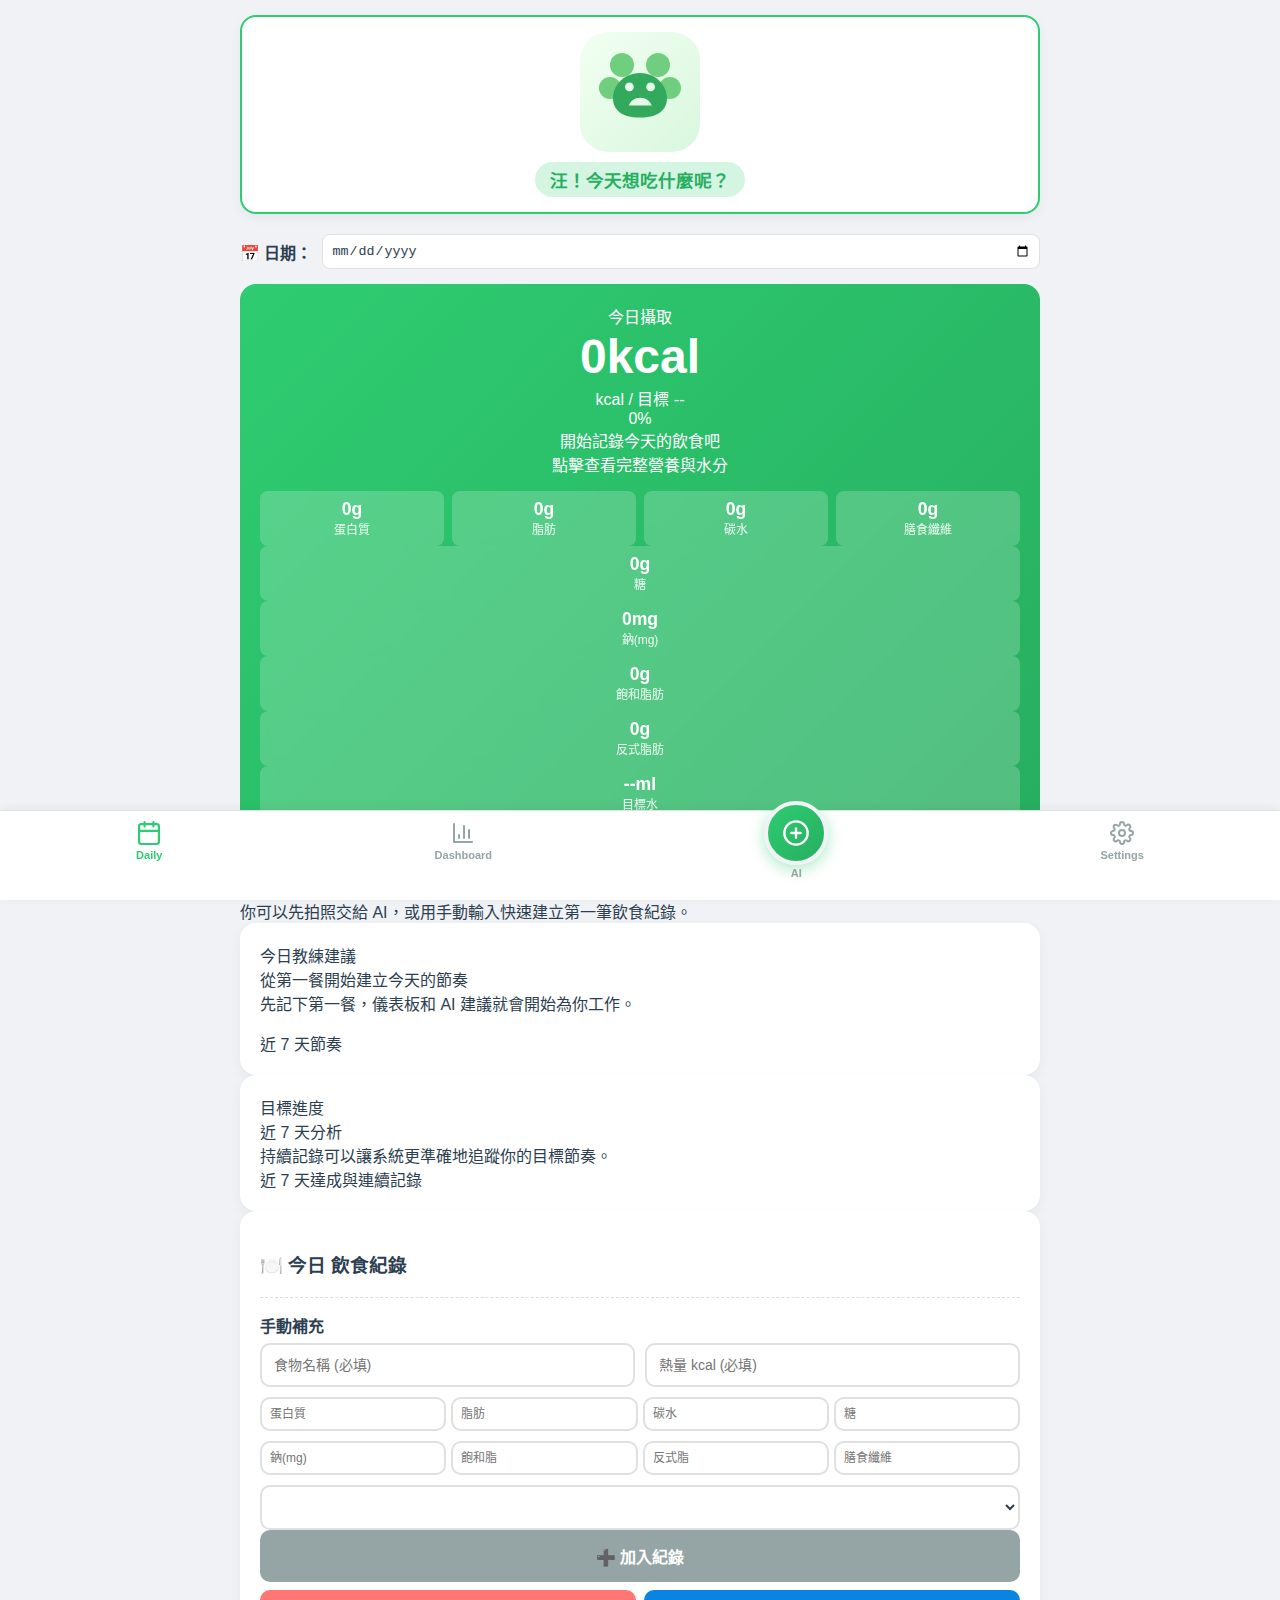
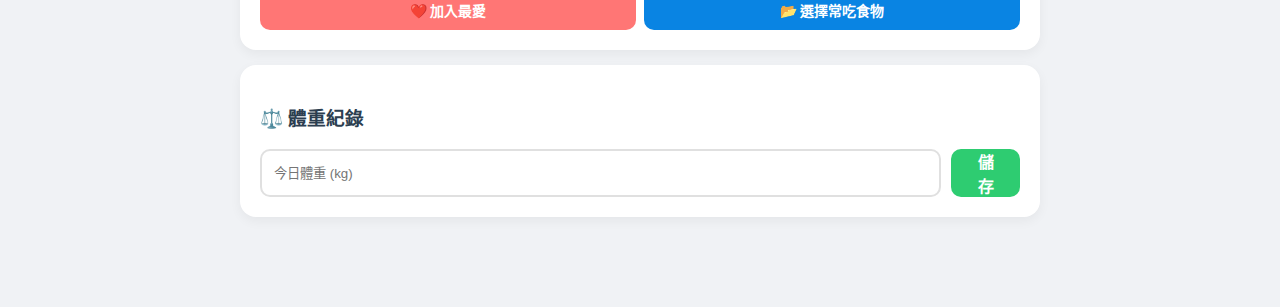
<file: index.html>
<!DOCTYPE html>
<html lang="zh-TW">
<head>
    <meta charset="UTF-8">
    <meta name="viewport" content="width=device-width, initial-scale=1.0">
    <title>Woof Cal 汪卡管家</title>
    
    <!-- ✨ Social Media / Link Preview Meta Tags -->
    <meta name="description" content="汪！今天想吃什麼呢？Woof Cal 汪卡管家是一款結合 AI 的智能飲食與熱量紀錄工具。">
    <meta property="og:title" content="Woof Cal 汪卡管家 - AI 飲食與熱量追蹤">
    <meta property="og:description" content="透過 AI 分析照片營養，輕鬆追蹤每日體重、熱量與三大營養素，讓健康管理更簡單！">
    <meta property="og:image" content="https://andreww0421.github.io/calorie-calculator/calorie_icon.png">
    <meta property="og:url" content="https://andreww0421.github.io/calorie-calculator/index.html">
    <meta property="og:type" content="website">
    
    <meta name="twitter:card" content="summary">
    <meta name="twitter:title" content="Woof Cal 汪卡管家">
    <meta name="twitter:description" content="透過 AI 分析照片營養，輕鬆追蹤每日體重、熱量與三大營養素，讓健康管理更簡單！">
    <meta name="twitter:image" content="https://andreww0421.github.io/calorie-calculator/calorie_icon.png">
    <link rel="manifest" href="manifest.json">
    <meta name="theme-color" content="#f0f2f5">
    <meta name="apple-mobile-web-app-capable" content="yes">
    <meta name="apple-mobile-web-app-status-bar-style" content="default">
    <link rel="apple-touch-icon" href="calorie_icon.png">
    <link rel="icon" type="image/svg+xml" href="favicon.svg">
    
    <link rel="stylesheet" href="style.css">
    <style>
        .manual-grid { display: grid; grid-template-columns: 1fr 1fr; gap: 10px; margin-bottom: 10px; }
        .manual-grid input { width: 100%; font-size: 14px; }
        .small-input-group { display: grid; grid-template-columns: repeat(4, 1fr); gap: 5px; margin-bottom: 10px; }
        .small-input-group input { padding: 8px; font-size: 12px; }
        .macro-goal-box { background: rgba(46, 204, 113, 0.1); padding: 10px; border-radius: 8px; margin-top: 10px; font-size: 0.9em; line-height: 1.6; color: var(--text-color); }
        
        .pet-card {
            background: white; 
            background: var(--card-bg);
            border-radius: 16px;
            padding: 15px;
            text-align: center;
            box-shadow: 0 4px 12px var(--shadow-color);
            margin-bottom: 20px;
            border: 2px solid var(--primary-color);
            transition: 0.3s;
        }
        .pet-image {
            max-width: 120px;
            height: auto;
            display: block;
            margin: 0 auto;
        }
        .pet-message {
            margin-top: 10px;
            font-weight: bold;
            color: var(--primary-dark);
            font-size: 1.1em;
            background: rgba(46, 204, 113, 0.2);
            display: inline-block;
            padding: 5px 15px;
            border-radius: 20px;
        }
    </style>
    <script src="https://challenges.cloudflare.com/turnstile/v0/api.js" async defer></script>
</head>
<body>

<div class="container main-content" id="app-container">
    
    <!-- ==================== DAILY VIEW ==================== -->
    <div id="view-daily" class="view-section active-view">
        <div class="pet-card" id="pet-section">
            <img
                id="pet-img"
                class="pet-image"
                src="pet_placeholder.svg"
                alt="Pet companion"
                width="120"
                height="120"
                decoding="async"
                fetchpriority="low"
                data-pet-ready="false"
            >
            <div id="pet-msg" class="pet-message">汪！今天想吃什麼呢？</div>
        </div>

        <div class="date-control">
            <label id="txt-date-label">📅 日期：</label>
            <input type="date" id="current-date">
        </div>

        <div class="dashboard-header" id="daily-summary-card" role="button" tabindex="0" aria-haspopup="dialog">
            <div class="dashboard-hero">
                <div class="dashboard-hero-copy">
                    <div class="label" id="txt-total-intake">今日攝取</div>
                    <div class="big-cal"><span id="total-cal-display">0</span><span class="cal-unit-inline">kcal</span></div>
                    <div class="label">
                        <span id="txt-kcal-unit">kcal</span> /
                        <span id="txt-target-cal-display-label">目標</span>
                        <span id="target-cal-display">--</span>
                    </div>
                </div>
                <div class="dashboard-status-panel">
                    <div class="summary-pill" id="daily-summary-progress">0%</div>
                    <div class="summary-status" id="daily-summary-status">開始記錄今天的飲食吧</div>
                    <div class="summary-status-sub" id="txt-daily-summary-hint">點擊查看完整營養與水分</div>
                </div>
            </div>
            <div class="nutrition-grid nutrition-grid--summary">
                <div class="nutri-box featured"><span class="n-val"><span id="sum-protein">0</span><span class="n-unit">g</span></span><span class="n-label" id="lbl-pro">蛋白質</span></div>
                <div class="nutri-box featured"><span class="n-val"><span id="sum-fat">0</span><span class="n-unit">g</span></span><span class="n-label" id="lbl-fat">脂肪</span></div>
                <div class="nutri-box featured"><span class="n-val"><span id="sum-carb">0</span><span class="n-unit">g</span></span><span class="n-label" id="lbl-carb">碳水</span></div>
                <div class="nutri-box featured"><span class="n-val"><span id="sum-fiber">0</span><span class="n-unit">g</span></span><span class="n-label" id="lbl-fiber">膳食纖維</span></div>
            </div>
            <div class="dashboard-hidden-values" aria-hidden="true">
                <div class="nutri-box"><span class="n-val"><span id="sum-sugar">0</span><span class="n-unit">g</span></span><span class="n-label" id="lbl-sugar">糖</span></div>
                <div class="nutri-box"><span class="n-val"><span id="sum-sodium">0</span><span class="n-unit">mg</span></span><span class="n-label" id="lbl-sod">鈉(mg)</span></div>
                <div class="nutri-box"><span class="n-val"><span id="sum-sat-fat">0</span><span class="n-unit">g</span></span><span class="n-label" id="lbl-sat">飽和脂肪</span></div>
                <div class="nutri-box"><span class="n-val"><span id="sum-trans-fat">0</span><span class="n-unit">g</span></span><span class="n-label" id="lbl-trans">反式脂肪</span></div>
                <div class="nutri-box"><span class="n-val"><span id="water-val">--</span><span class="n-unit">ml</span></span><span class="n-label" id="lbl-water">目標水</span></div>
            </div>
        </div>

        <div class="quick-start-card" id="daily-empty-state">
            <div class="quick-start-eyebrow" id="txt-empty-eyebrow">新手開始</div>
            <div class="quick-start-title" id="txt-empty-title">記下今天的第一餐</div>
            <div class="quick-start-copy" id="txt-empty-copy">你可以先拍照交給 AI，或用手動輸入快速建立第一筆飲食紀錄。</div>
        </div>

        <div class="coach-card card" id="daily-coach-card">
            <div class="coach-header">
                <div class="quick-start-eyebrow" id="txt-coach-title">今日教練建議</div>
                <div class="coach-headline" id="coach-headline">從第一餐開始建立今天的節奏</div>
                <div class="coach-summary" id="coach-summary">先記下第一餐，儀表板和 AI 建議就會開始為你工作。</div>
            </div>
            <ul class="coach-tip-list" id="coach-tips"></ul>
            <div class="coach-weekly-block">
                <div class="coach-weekly-title" id="coach-weekly-title">近 7 天節奏</div>
                <div class="coach-weekly-stats" id="coach-weekly-stats"></div>
            </div>
        </div>

        <div class="goal-insights-card card" id="goal-insights-card">
            <div class="goal-insights-header">
                <div class="quick-start-eyebrow" id="goal-insights-title">目標進度</div>
                <div class="goal-insights-headline" id="goal-insights-headline">近 7 天分析</div>
                <div class="goal-insights-summary" id="goal-insights-summary">持續記錄可以讓系統更準確地追蹤你的目標節奏。</div>
                <div class="goal-insights-subtitle" id="goal-insights-subtitle">近 7 天達成與連續記錄</div>
            </div>
            <div class="goal-insights-grid" id="goal-insights-stats"></div>
        </div>

        <div class="card">
            <h3>🍽️ <span id="display-date-text">今日</span> <span id="txt-record-title">飲食紀錄</span></h3>
            <div id="meal-sections-container"></div>
            
            <div style="margin-top: 20px; padding-top: 15px; border-top: 1px dashed #ddd;">
                <label id="txt-manual-label">手動補充</label>
                
                <div class="manual-grid">
                    <input type="text" id="manual-name" placeholder="食物名稱 (必填)">
                    <input type="number" id="manual-cal" placeholder="熱量 kcal (必填)">
                </div>
                
                <div class="small-input-group">
                    <input type="number" id="manual-pro" placeholder="蛋白質">
                    <input type="number" id="manual-fat" placeholder="脂肪">
                    <input type="number" id="manual-carb" placeholder="碳水">
                    <input type="number" id="manual-sugar" placeholder="糖">
                </div>
                <div class="small-input-group">
                    <input type="number" id="manual-sod" placeholder="鈉(mg)">
                    <input type="number" id="manual-sat" placeholder="飽和脂">
                    <input type="number" id="manual-trans" placeholder="反式脂">
                    <input type="number" id="manual-fiber" placeholder="膳食纖維">
                </div>
                <div class="manual-select-row">
                    <select id="manual-type"></select>
                </div>

                <button id="btn-add-record" style="background-color: #95a5a6;">➕ 加入紀錄</button>
                <div class="fav-controls">
                    <button class="btn-fav-save" id="btn-fav-save-main">❤️ <span id="btn-fav-save">加入最愛</span></button>
                    <button class="btn-fav-load" id="btn-fav-load-main">📂 <span id="btn-fav-load">選擇常吃食物</span></button>
                </div>
            </div>
        </div>
        
        <!-- ✨ 體重紀錄區塊 (新) -->
        <div class="card weight-card">
            <h3 id="txt-weight-title">⚖️ 體重紀錄</h3>
            <div style="display:flex; gap:10px;">
                <input type="number" id="daily-weight-input" placeholder="今日體重 (kg)" step="0.1">
                <button id="btn-save-weight" style="width:auto; padding:0 20px;">儲存</button>
            </div>
        </div>
    </div>
    
    <!-- ==================== DASHBOARD VIEW ==================== -->
    <div id="view-dashboard" class="view-section hidden">
        <div class="card">
            <h3 id="txt-chart-title">📊 營養與熱量分析</h3>
            <div class="chart-grid">
                <div class="chart-container" style="height:200px;"><canvas id="macroChart"></canvas></div>
                <div class="chart-container" style="height:200px;"><canvas id="weeklyChart"></canvas></div>
            </div>
        </div>
        
        <!-- ✨ 體重趨勢圖 (新) -->
        <div class="card">
            <h3 id="txt-weight-chart-title">📈 體重趨勢 (近30天)</h3>
            <div class="chart-container" style="height:200px;"><canvas id="weightChart"></canvas></div>
        </div>

        <!-- Phase 4: 熱量 & 蛋白質趨勢圖 -->
        <div class="card">
            <div style="display:flex; justify-content:space-between; align-items:center; margin-bottom:10px;">
                <h3 id="txt-cal-trend-title" style="margin:0;">📈 熱量攝取趨勢</h3>
                <div class="chart-range-toggle">
                    <button id="btn-chart-7d" class="range-btn active-range">7天</button>
                    <button id="btn-chart-30d" class="range-btn">30天</button>
                </div>
            </div>
            <div class="chart-container" style="height:200px;"><canvas id="calTrendChart"></canvas></div>
        </div>
        <div class="card">
            <h3 id="txt-protein-trend-title">💪 蛋白質攝取趨勢</h3>
            <div class="chart-container" style="height:200px;"><canvas id="proteinTrendChart"></canvas></div>
        </div>
    </div>

    <!-- ==================== AI VIEW ==================== -->
    <div id="view-ai" class="view-section hidden">
        <div class="card">
            <h2 style="color: var(--accent-color);" id="txt-ai-title">📸 AI 飲食分析</h2>
            <div class="ai-guide-card" id="ai-guide-card">
                <div class="ai-guide-eyebrow" id="txt-ai-guide-eyebrow">AI Tips</div>
                <div class="ai-guide-title" id="txt-ai-guide-title">讓 AI 更快更準</div>
                <div class="ai-guide-copy" id="txt-ai-guide-copy">清楚照片、補充食材與分量，會讓分析更準確。</div>
                <ul class="ai-guide-list">
                    <li id="txt-ai-guide-tip-1">拍攝時盡量避免遮擋</li>
                    <li id="txt-ai-guide-tip-2">有包裝食品時可補上品名</li>
                    <li id="txt-ai-guide-tip-3">不確定時可以在重算前先編輯食材</li>
                </ul>
            </div>
            <div style="text-align: center;">
                <input type="file" id="image-upload" accept="image/*" style="display: none;">
                <button class="btn-ai" id="btn-take-photo">📸 1. 拍照 / 選擇圖片</button>
                
                <!-- ✨ 文字輸入分析 (新) -->
                <div id="ai-text-only-group" style="margin-top: 15px; text-align: left;">
                    <label id="txt-text-ai-label">📝 或者直接輸入文字描述：</label>
                    <textarea id="ai-text-desc" rows="3" style="width:100%; padding:10px; border-radius:10px; margin-top:5px;" placeholder="例如：一碗牛肉麵，沒加蔥，還有一盤燙青菜..."></textarea>
                </div>

                <div id="ai-desc-group" style="display:none; margin-top: 15px;">
                    <textarea id="ai-desc" rows="2" style="width:100%; padding:10px; border-radius:10px;" placeholder="📝 圖片補充說明..."></textarea>
                </div>
                
                <div id="turnstile-widget" class="cf-turnstile" data-sitekey="0x4AAAAAACui521f7lQLB0Qw" data-size="invisible" data-timeout-callback="onTurnstileTimeout" data-error-callback="onTurnstileError"></div>
                <button id="analyze-btn" class="btn-analyze" style="display:inline-block; margin-top:15px; width:100%;">✨ 2. <span id="txt-analyze-btn">送出分析 (圖片或文字)</span></button>
            </div>
            <div class="loading-spinner" id="ai-loading">🤖 <span id="txt-ai-loading">AI 正在分析...</span></div>
            <img id="image-preview">
        </div>
    </div>

    <!-- ==================== SETTINGS VIEW ==================== -->
    <div id="view-settings" class="view-section hidden">
        <div class="card">
            <h3 id="txt-settings-title">⚙️ 個人數據設定</h3>
            <!-- 改為清單式填寫/顯示 -->
            <div class="settings-list">
                <div class="settings-item">
                    <label id="lbl-gender">性別</label>
                    <select id="gender"><option id="opt-male" value="male">男</option><option id="opt-female" value="female">女</option></select>
                </div>
                <div class="settings-item">
                    <label id="lbl-age">年齡</label>
                    <input type="number" id="age" placeholder="25" class="settings-input">
                </div>
                <div class="settings-item">
                    <label id="lbl-height">身高 (cm)</label>
                    <input type="number" id="height" placeholder="170" class="settings-input">
                </div>
                <!-- 移除了原本直接修改個人體重的欄位，改讓系統顯示 user 最近的體重 (但這裡還是留著做預設，或者用作基準) -->
                <div class="settings-item">
                    <label id="lbl-weight">目標/基準體重 (kg)</label>
                    <input type="number" id="weight" placeholder="60" class="settings-input">
                </div>
                <div class="settings-item">
                    <label id="lbl-activity">活動量</label>
                    <select id="activity">
                        <option id="opt-act-1" value="1.2">久坐 (辦公室)</option>
                        <option id="opt-act-2" value="1.375">輕度 (每週運動1-3天)</option>
                        <option id="opt-act-3" value="1.55">中度 (每週運動3-5天)</option>
                        <option id="opt-act-4" value="1.725">高度 (每週運動6-7天)</option>
                    </select>
                </div>
                <div class="settings-item">
                    <label id="lbl-goal-type">目標</label>
                    <select id="goal-type">
                        <option id="opt-goal-lose" value="lose">減重</option>
                        <option id="opt-goal-maintain" value="maintain">維持體重</option>
                        <option id="opt-goal-gain" value="gain">增肌</option>
                    </select>
                </div>
                <div class="settings-item">
                    <label id="lbl-meal-mode">🍽️ 每日餐數</label>
                    <select id="meal-mode">
                        <option id="opt-mode-4" value="4" selected>標準 (3餐+點心)</option>
                        <option id="opt-mode-3" value="3">3餐 (無點心)</option>
                        <option id="opt-mode-2" value="2">2餐 (168斷食)</option>
                        <option id="opt-mode-1" value="1">1餐 (OMAD)</option>
                    </select>
                </div>
            </div>
            
            <button id="btn-calc" style="margin-top: 15px;">🔄 儲存並更新</button>
            
            <div id="goal-result" class="goal-section">
                <span id="txt-res-tdee">TDEE</span> <span id="txt-tdee-unit" style="font-size:0.8em; opacity:0.8;">(總消耗熱量)</span>：<span id="tdee-val">0</span> kcal<br>
                <span id="txt-res-target">建議目標</span>：<span id="target-cal-val">0</span> kcal
                <div id="macro-goals" class="macro-goal-box"></div>
            </div>
        </div>

        <div class="card app-settings">
             <h3 id="txt-app-settings-title">🔧 應用程式設定</h3>
             <div class="settings-list">
                 <div class="settings-item clickable" id="btn-toggle-theme-setting">
                     <span>🌓 <span id="menu-theme-setting">外觀設定 (深色/淺色)</span></span>
                     <span class="chevron">></span>
                 </div>
                 <div class="settings-item clickable" id="btn-open-lang-setting">
                     <span>🌐 <span id="menu-lang-setting">語言設定</span></span>
                     <span class="chevron">></span>
                 </div>
                 <label class="settings-item clickable">
                     <span>📥 <span id="menu-import-setting">匯入還原</span></span>
                     <input type="file" id="import-file" style="display:none" accept=".json">
                 </label>
                 <div class="settings-item clickable" id="btn-export-setting">
                     <span>📤 <span id="menu-export-setting">匯出備份</span></span>
                 </div>
             </div>
        </div>
    </div>
</div>

<!-- ==================== BOTTOM NAVIGATION BAR ==================== -->
<nav class="bottom-nav">
    <a href="#" class="nav-item active" data-target="view-daily">
        <svg viewBox="0 0 24 24" fill="none" stroke="currentColor" stroke-width="2" stroke-linecap="round" stroke-linejoin="round"><rect x="3" y="4" width="18" height="18" rx="2" ry="2"></rect><line x1="16" y1="2" x2="16" y2="6"></line><line x1="8" y1="2" x2="8" y2="6"></line><line x1="3" y1="10" x2="21" y2="10"></line></svg>
        <span id="nav-daily">Daily</span>
    </a>
    <a href="#" class="nav-item" data-target="view-dashboard">
        <svg viewBox="0 0 24 24" fill="none" stroke="currentColor" stroke-width="2" stroke-linecap="round" stroke-linejoin="round"><path d="M3 3v18h18"/><path d="M18 17V9"/><path d="M13 17V5"/><path d="M8 17v-3"/></svg>
        <span id="nav-dashboard">Dashboard</span>
    </a>
    <a href="#" class="nav-item nav-ai" data-target="view-ai">
        <div class="nav-ai-button">
            <svg viewBox="0 0 24 24" fill="none" stroke="currentColor" stroke-width="2" stroke-linecap="round" stroke-linejoin="round"><circle cx="12" cy="12" r="10"/><path d="M12 8v8"/><path d="M8 12h8"/></svg>
            <span class="ai-badge">AI</span>
        </div>
    </a>
    <a href="#" class="nav-item" data-target="view-settings">
        <svg viewBox="0 0 24 24" fill="none" stroke="currentColor" stroke-width="2" stroke-linecap="round" stroke-linejoin="round"><circle cx="12" cy="12" r="3"></circle><path d="M19.4 15a1.65 1.65 0 0 0 .33 1.82l.06.06a2 2 0 0 1 0 2.83 2 2 0 0 1-2.83 0l-.06-.06a1.65 1.65 0 0 0-1.82-.33 1.65 1.65 0 0 0-1 1.51V21a2 2 0 0 1-2 2 2 2 0 0 1-2-2v-.09A1.65 1.65 0 0 0 9 19.4a1.65 1.65 0 0 0-1.82.33l-.06.06a2 2 0 0 1-2.83 0 2 2 0 0 1 0-2.83l.06-.06a1.65 1.65 0 0 0 .33-1.82 1.65 1.65 0 0 0-1.51-1H3a2 2 0 0 1-2-2 2 2 0 0 1 2-2h.09A1.65 1.65 0 0 0 4.6 9a1.65 1.65 0 0 0-.33-1.82l-.06-.06a2 2 0 0 1 0-2.83 2 2 0 0 1 2.83 0l.06.06a1.65 1.65 0 0 0 1.82.33H9a1.65 1.65 0 0 0 1-1.51V3a2 2 0 0 1 2-2 2 2 0 0 1 2 2v.09a1.65 1.65 0 0 0 1 1.51 1.65 1.65 0 0 0 1.82-.33l.06-.06a2 2 0 0 1 2.83 0 2 2 0 0 1 0 2.83l-.06.06a1.65 1.65 0 0 0-.33 1.82V9a1.65 1.65 0 0 0 1.51 1H21a2 2 0 0 1 2 2 2 2 0 0 1-2 2h-.09a1.65 1.65 0 0 0-1.51 1z"></path></svg>
        <span id="nav-settings">Settings</span>
    </a>
</nav>

<div class="modal-overlay" id="analysis-modal"><div class="modal"><h3>✨ <span id="txt-modal-title">AI 分析報告</span></h3><div class="analysis-result" id="analysis-content"></div><button id="btn-ai-fav-save" class="btn-fav-save" style="margin-bottom: 15px; width: 100%;">❤️ <span id="btn-fav-ai">加入最愛</span></button><p id="txt-modal-ask">請問這是哪一餐？</p><div class="meal-selector" id="modal-meal-buttons"></div><button id="btn-cancel" style="margin-top: 15px; background: #95a5a6;">取消</button></div></div>
<div class="modal-overlay" id="fav-modal"><div class="modal"><h3>❤️ <span id="txt-fav-title">常吃食物清單</span></h3><div style="max-height: 300px; overflow-y: auto; text-align: left;" id="fav-list-container"></div><button id="btn-fav-close" style="margin-top: 15px; background: #95a5a6;">關閉</button></div></div>
<div class="modal-overlay" id="lang-modal" style="display:none;"><div class="lang-modal-box"><div class="lang-modal-title" id="txt-lang-title">語言</div><div class="lang-list"><div class="lang-option" data-lang="zh-TW">繁體中文</div><div class="lang-option" data-lang="zh-CN">简体中文</div><div class="lang-option" data-lang="en">English</div><div class="lang-option" data-lang="ja">日本語</div><div class="lang-option" data-lang="ko">한국어</div><div class="lang-option" data-lang="ar">العربية</div></div><button class="lang-cancel-btn" id="btn-lang-cancel">取消</button></div></div>

<!-- Phase 4: 詳細營養彈窗 -->
<div class="modal-overlay" id="detail-modal" style="display:none;"><div class="modal"><h3><span id="txt-detail-title">詳細營養資訊</span></h3><div class="analysis-result" id="detail-content"></div><button id="btn-detail-close" style="margin-top: 15px; background: #95a5a6;">關閉</button></div></div>
<div class="modal-overlay" id="favorite-meal-modal" style="display:none;"><div class="modal"><h3><span id="txt-fav-meal-title">選擇要加入的餐次</span></h3><p id="fav-meal-food-name" style="font-weight:700; margin:0 0 10px;"></p><p id="txt-fav-meal-ask">這份食物要加入哪一餐？</p><div class="meal-selector" id="favorite-meal-buttons"></div><button id="btn-fav-meal-close" style="margin-top: 15px; background: #95a5a6;">取消</button></div></div>

<!-- Original FAB menu removed -> Moved to settings -->

<script type="module" src="js/app.js"></script>
</body>
</html>
</file>
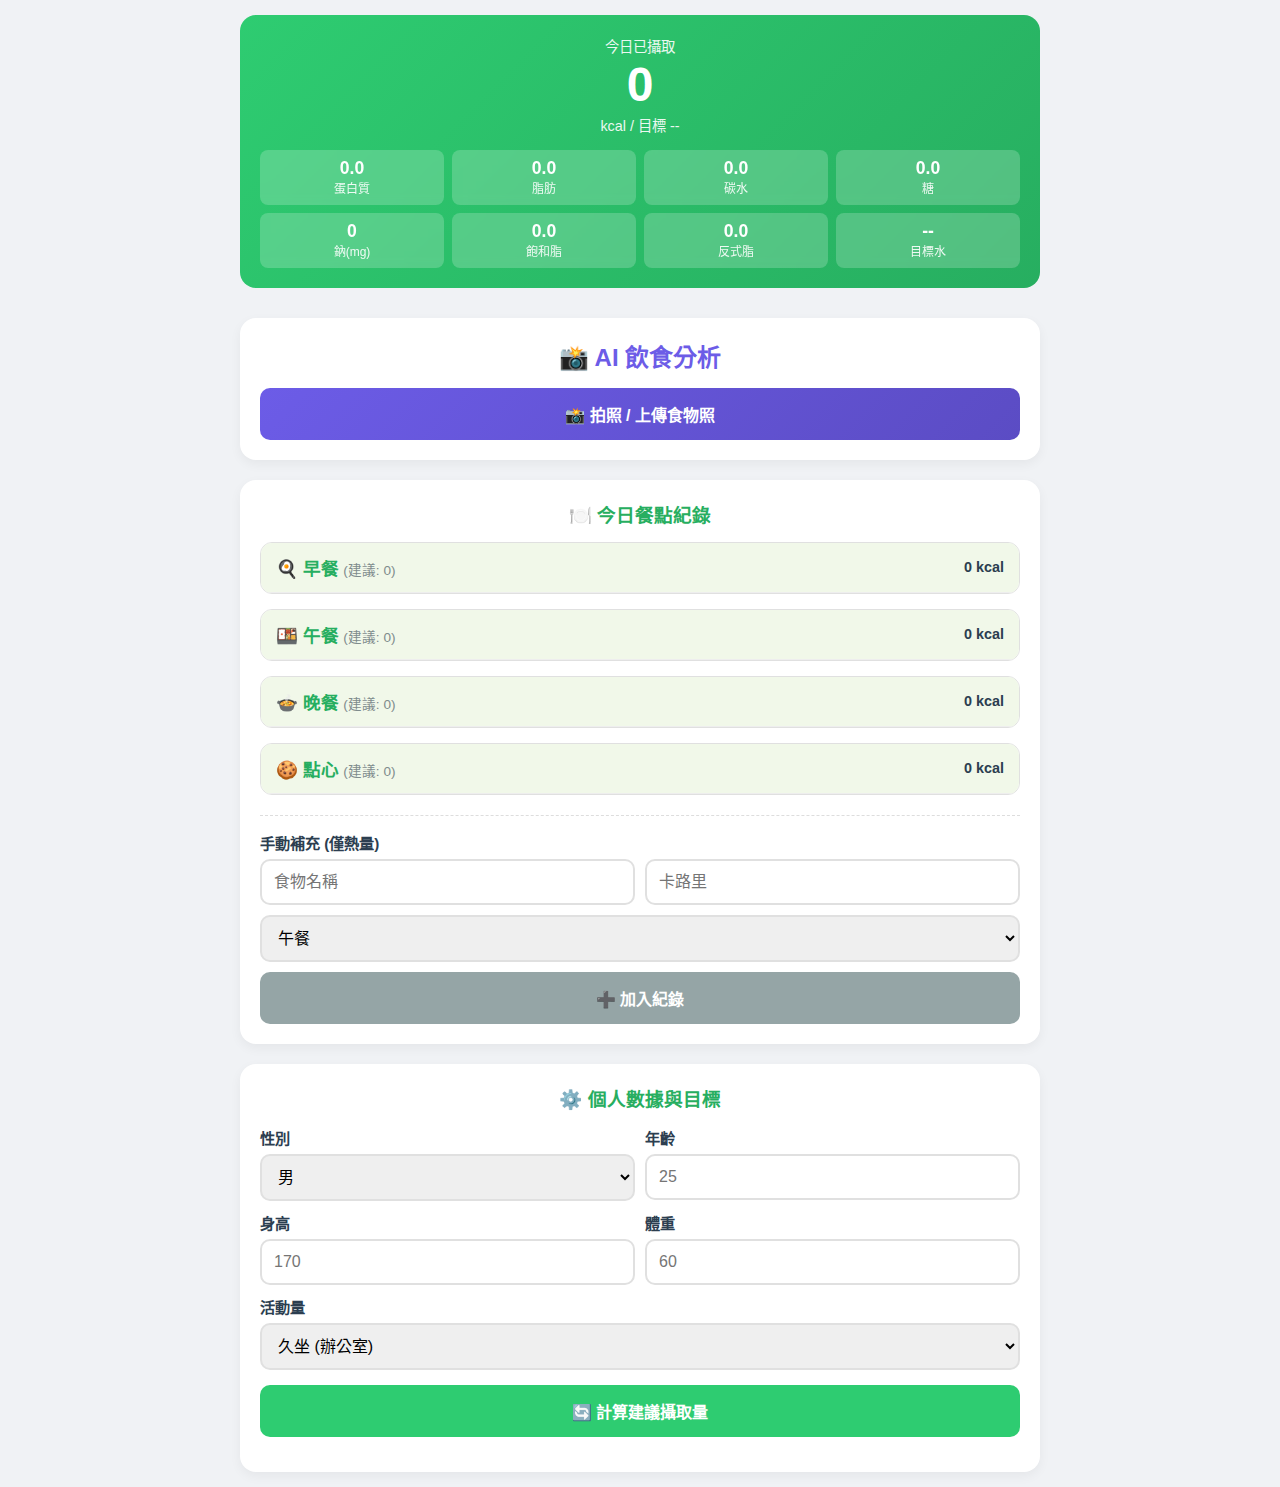
<file: calorie_tracker.html>
<!DOCTYPE html>
<html lang="zh-TW">
<head>
    <meta charset="UTF-8">
    <meta name="viewport" content="width=device-width, initial-scale=1.0">
    <title>🐶 快樂小狗營養管家 (分餐版)</title>
    <style>
        /* --- 核心樣式設定 --- */
        :root {
            --primary-color: #2ecc71; 
            --primary-dark: #27ae60;
            --accent-color: #6c5ce7;  
            --bg-color: #f0f2f5;
            --text-color: #2c3e50;
            --card-bg: #ffffff;
            --meal-header-bg: #f1f8e9;
        }

        body {
            font-family: 'Segoe UI', Microsoft JhengHei, sans-serif;
            background-color: var(--bg-color);
            color: var(--text-color);
            margin: 0;
            padding: 15px;
            display: flex;
            justify-content: center;
        }

        .container {
            max-width: 800px;
            width: 100%;
            display: grid;
            gap: 20px;
        }

        h1, h2, h3 { text-align: center; margin: 0 0 15px 0; color: var(--primary-dark); }
        h1 { font-size: 1.8em; margin-bottom: 20px; }
        
        .card {
            background: var(--card-bg);
            border-radius: 16px;
            padding: 20px;
            box-shadow: 0 4px 12px rgba(0,0,0,0.05);
        }

        /* --- 儀表板樣式 --- */
        .dashboard-header {
            background: linear-gradient(135deg, #2ecc71 0%, #27ae60 100%);
            color: white;
            padding: 20px;
            border-radius: 16px;
            text-align: center;
            margin-bottom: 10px;
        }
        .dashboard-header .label { font-size: 0.9em; opacity: 0.9; }
        .dashboard-header .big-cal { font-size: 3em; font-weight: bold; line-height: 1.2; }
        
        /* 八大指標網格 */
        .nutrition-grid {
            display: grid;
            grid-template-columns: repeat(4, 1fr);
            gap: 8px;
            margin-top: 15px;
        }
        .nutri-box {
            background: rgba(255,255,255,0.2);
            padding: 8px 4px;
            border-radius: 8px;
            text-align: center;
            backdrop-filter: blur(5px);
        }
        .nutri-box .n-val { display: block; font-weight: bold; font-size: 1.1em; }
        .nutri-box .n-label { font-size: 0.75em; opacity: 0.9; }

        /* --- 餐點區塊樣式 (新功能) --- */
        .meal-section {
            border: 1px solid #e0e0e0;
            border-radius: 12px;
            margin-bottom: 15px;
            overflow: hidden;
        }
        .meal-header {
            background-color: var(--meal-header-bg);
            padding: 12px 15px;
            display: flex;
            justify-content: space-between;
            align-items: center;
            border-bottom: 1px solid #eee;
        }
        .meal-title { font-weight: bold; font-size: 1.1em; color: var(--primary-dark); }
        .meal-goal { font-size: 0.85em; color: #7f8c8d; }
        .meal-progress { font-size: 0.9em; font-weight: bold; }
        
        .meal-list { list-style: none; padding: 0; margin: 0; }
        .meal-list li {
            padding: 12px 15px;
            border-bottom: 1px solid #f0f0f0;
            display: flex;
            justify-content: space-between;
            align-items: center;
            background: white;
        }
        .meal-list li:last-child { border-bottom: none; }
        
        .food-info .name { font-weight: bold; }
        .food-info .detail { font-size: 0.8em; color: #888; margin-top: 2px; }

        /* --- 表單與按鈕 --- */
        .form-group { margin-bottom: 15px; }
        label { display: block; margin-bottom: 6px; font-weight: 600; font-size: 0.95em; }
        input, select {
            width: 100%; padding: 12px; border: 2px solid #e0e0e0;
            border-radius: 10px; box-sizing: border-box; font-size: 16px;
        }
        input:focus, select:focus { border-color: var(--primary-color); outline: none; }

        button {
            width: 100%; padding: 14px; background-color: var(--primary-color);
            color: white; border: none; border-radius: 10px; font-size: 16px;
            font-weight: bold; cursor: pointer; transition: all 0.2s;
        }
        button:active { transform: scale(0.98); }
        button.btn-ai { background: linear-gradient(135deg, #6c5ce7 0%, #5b4cc4 100%); }
        button.btn-delete {
            width: auto; padding: 4px 10px; background-color: #ff7675;
            font-size: 12px; border-radius: 6px; margin-left: 10px;
        }

        /* --- 彈跳視窗 (Modal) --- */
        .modal-overlay {
            position: fixed; top: 0; left: 0; width: 100%; height: 100%;
            background: rgba(0,0,0,0.5); display: none; justify-content: center; align-items: center;
            z-index: 1000;
        }
        .modal {
            background: white; padding: 25px; border-radius: 16px;
            width: 90%; max-width: 400px; max-height: 90vh; overflow-y: auto;
            text-align: center; box-shadow: 0 10px 25px rgba(0,0,0,0.2);
        }
        .modal h3 { color: var(--accent-color); margin-top: 0; }
        .analysis-result {
            background: #f8f9fa; padding: 15px; border-radius: 10px;
            text-align: left; margin: 15px 0; font-size: 0.95em;
        }
        .meal-selector { display: grid; grid-template-columns: 1fr 1fr; gap: 10px; margin-top: 20px; }
        .meal-btn { padding: 12px; font-size: 1em; }
        .meal-btn.breakfast { background-color: #fab1a0; }
        .meal-btn.lunch { background-color: #55efc4; color: #2d3436; }
        .meal-btn.dinner { background-color: #74b9ff; }
        .meal-btn.snack { background-color: #ffeaa7; color: #2d3436; }

        /* 載入動畫 */
        .loading-spinner { display: none; text-align: center; padding: 20px; color: var(--accent-color); font-weight: bold; }
        #image-preview { width: 100%; border-radius: 10px; margin-top: 15px; display: none; }
        
        .goal-section { display: none; margin-top: 20px; background: #e8f8f5; padding: 15px; border-radius: 10px; text-align: center; }
    </style>
</head>
<body>

<div class="container">
    
    <div class="dashboard-header">
        <div class="label">今日已攝取</div>
        <div class="big-cal" id="total-cal-display">0</div>
        <div class="label">kcal / 目標 <span id="target-cal-display">--</span></div>

        <div class="nutrition-grid">
            <div class="nutri-box"><span class="n-val" id="sum-protein">0</span><span class="n-label">蛋白質</span></div>
            <div class="nutri-box"><span class="n-val" id="sum-fat">0</span><span class="n-label">脂肪</span></div>
            <div class="nutri-box"><span class="n-val" id="sum-carb">0</span><span class="n-label">碳水</span></div>
            <div class="nutri-box"><span class="n-val" id="sum-sugar">0</span><span class="n-label">糖</span></div>
            <div class="nutri-box"><span class="n-val" id="sum-sodium">0</span><span class="n-label">鈉(mg)</span></div>
            <div class="nutri-box"><span class="n-val" id="sum-sat-fat">0</span><span class="n-label">飽和脂</span></div>
            <div class="nutri-box"><span class="n-val" id="sum-trans-fat">0</span><span class="n-label">反式脂</span></div>
            <div class="nutri-box"><span class="n-val" id="water-val">--</span><span class="n-label">目標水</span></div>
        </div>
    </div>

    <div class="card">
        <h2 style="color: var(--accent-color);">📸 AI 飲食分析</h2>
        <div style="text-align: center;">
            <input type="file" id="image-upload" accept="image/*" capture="environment" style="display: none;" onchange="previewAndAnalyze(this)">
            <button class="btn-ai" onclick="document.getElementById('image-upload').click()">📸 拍照 / 上傳食物照</button>
        </div>
        <div class="loading-spinner" id="ai-loading">🤖 AI 正在分析食物營養，請稍候...</div>
        <img id="image-preview">
    </div>

    <div class="card">
        <h3>🍽️ 今日餐點紀錄</h3>
        
        <div class="meal-section">
            <div class="meal-header">
                <div>
                    <span class="meal-title">🍳 早餐</span>
                    <span class="meal-goal">(建議: <span id="goal-breakfast">0</span>)</span>
                </div>
                <div class="meal-progress" id="prog-breakfast">0 kcal</div>
            </div>
            <ul class="meal-list" id="list-breakfast"></ul>
        </div>

        <div class="meal-section">
            <div class="meal-header">
                <div>
                    <span class="meal-title">🍱 午餐</span>
                    <span class="meal-goal">(建議: <span id="goal-lunch">0</span>)</span>
                </div>
                <div class="meal-progress" id="prog-lunch">0 kcal</div>
            </div>
            <ul class="meal-list" id="list-lunch"></ul>
        </div>

        <div class="meal-section">
            <div class="meal-header">
                <div>
                    <span class="meal-title">🍲 晚餐</span>
                    <span class="meal-goal">(建議: <span id="goal-dinner">0</span>)</span>
                </div>
                <div class="meal-progress" id="prog-dinner">0 kcal</div>
            </div>
            <ul class="meal-list" id="list-dinner"></ul>
        </div>

        <div class="meal-section">
            <div class="meal-header">
                <div>
                    <span class="meal-title">🍪 點心</span>
                    <span class="meal-goal">(建議: <span id="goal-snack">0</span>)</span>
                </div>
                <div class="meal-progress" id="prog-snack">0 kcal</div>
            </div>
            <ul class="meal-list" id="list-snack"></ul>
        </div>

        <div style="margin-top: 20px; padding-top: 15px; border-top: 1px dashed #ddd;">
            <label>手動補充 (僅熱量)</label>
            <div style="display: flex; gap: 10px; margin-bottom: 10px;">
                <input type="text" id="manual-name" placeholder="食物名稱">
                <input type="number" id="manual-cal" placeholder="卡路里">
            </div>
            <select id="manual-type" style="margin-bottom: 10px;">
                <option value="breakfast">早餐</option>
                <option value="lunch" selected>午餐</option>
                <option value="dinner">晚餐</option>
                <option value="snack">點心</option>
            </select>
            <button onclick="addManualFood()" style="background-color: #95a5a6;">➕ 加入紀錄</button>
        </div>
    </div>

    <div class="card">
        <h3>⚙️ 個人數據與目標</h3>
        <div class="form-group">
            <div style="display: grid; grid-template-columns: 1fr 1fr; gap: 10px;">
                <div><label>性別</label><select id="gender"><option value="male">男</option><option value="female">女</option></select></div>
                <div><label>年齡</label><input type="number" id="age" placeholder="25"></div>
                <div><label>身高</label><input type="number" id="height" placeholder="170"></div>
                <div><label>體重</label><input type="number" id="weight" placeholder="60"></div>
            </div>
            <label style="margin-top: 10px;">活動量</label>
            <select id="activity">
                <option value="1.2">久坐 (辦公室)</option>
                <option value="1.375">輕度 (每週運動1-3天)</option>
                <option value="1.55">中度 (每週運動3-5天)</option>
                <option value="1.725">高度 (每週運動6-7天)</option>
            </select>
            <button onclick="calculateProfile()" style="margin-top: 15px;">🔄 計算建議攝取量</button>
        </div>
        
        <div id="goal-result" class="goal-section">
            您的 TDEE (維持體重)：<span id="tdee-val">0</span> kcal<br>
            <div style="margin-top: 5px; font-size: 1.1em; color: var(--primary-dark);">
                減重建議目標：<span id="target-cal-val">0</span> kcal
            </div>
            <div style="font-size: 0.9em; color: #666; margin-top: 5px;">
                (早 25% / 午 35% / 晚 30% / 點心 10%)
            </div>
        </div>
    </div>
</div>

<div class="modal-overlay" id="analysis-modal">
    <div class="modal">
        <h3>✨ AI 分析報告</h3>
        <div class="analysis-result" id="analysis-content">
            </div>
        <p>請問這是哪一餐？</p>
        <div class="meal-selector">
            <button class="meal-btn breakfast" onclick="confirmAddFood('breakfast')">🍳 早餐</button>
            <button class="meal-btn lunch" onclick="confirmAddFood('lunch')">🍱 午餐</button>
            <button class="meal-btn dinner" onclick="confirmAddFood('dinner')">🍲 晚餐</button>
            <button class="meal-btn snack" onclick="confirmAddFood('snack')">🍪 點心</button>
        </div>
        <button onclick="closeModal()" style="margin-top: 15px; background: #95a5a6;">取消</button>
    </div>
</div>

<script>
    // --- 全域變數 ---
    let foodItems = []; 
    let targetCalories = 2000;
    let tempAIResult = null; // 暫存 AI 分析結果

    // --- 初始化 ---
    document.addEventListener('DOMContentLoaded', () => {
        loadData();
    });

    // --- 核心功能 1: 存取資料 ---
    function saveData() {
        localStorage.setItem('myFoodItems_v3', JSON.stringify(foodItems));
        
        const profile = {
            gender: document.getElementById('gender').value,
            age: document.getElementById('age').value,
            height: document.getElementById('height').value,
            weight: document.getElementById('weight').value,
            activity: document.getElementById('activity').value
        };
        localStorage.setItem('myProfile_v3', JSON.stringify(profile));
    }

    function loadData() {
        const storedFoods = localStorage.getItem('myFoodItems_v3');
        if (storedFoods) foodItems = JSON.parse(storedFoods);

        const storedProfile = localStorage.getItem('myProfile_v3');
        if (storedProfile) {
            const p = JSON.parse(storedProfile);
            document.getElementById('gender').value = p.gender;
            document.getElementById('age').value = p.age;
            document.getElementById('height').value = p.height;
            document.getElementById('weight').value = p.weight;
            document.getElementById('activity').value = p.activity;
            calculateProfile(true);
        } else {
            renderListAndStats();
        }
    }

    // --- 核心功能 2: 渲染與計算 ---
    function renderListAndStats() {
        // 清空列表
        ['breakfast', 'lunch', 'dinner', 'snack'].forEach(type => {
            document.getElementById(`list-${type}`).innerHTML = '';
        });

        // 準備累加變數
        let total = { cal:0, pro:0, fat:0, carb:0, sugar:0, sod:0, sat:0, trans:0 };
        let mealTotals = { breakfast:0, lunch:0, dinner:0, snack:0 };

        foodItems.forEach((item, index) => {
            // 累加總數
            total.cal += (Number(item.nutri.calories) || 0);
            total.pro += (Number(item.nutri.protein) || 0);
            total.fat += (Number(item.nutri.fat) || 0);
            total.carb += (Number(item.nutri.carbohydrate) || 0);
            total.sugar += (Number(item.nutri.sugar) || 0);
            total.sod += (Number(item.nutri.sodium) || 0);
            total.sat += (Number(item.nutri.saturatedFat) || 0);
            total.trans += (Number(item.nutri.transFat) || 0);

            // 累加該餐熱量
            if(mealTotals[item.type] !== undefined) {
                mealTotals[item.type] += (Number(item.nutri.calories) || 0);
            }

            // 產生列表項目
            const li = document.createElement('li');
            li.innerHTML = `
                <div class="food-info">
                    <div class="name">${item.name}</div>
                    <div class="detail">
                        🔥${Math.round(item.nutri.calories)} | P:${item.nutri.protein} F:${item.nutri.fat} C:${item.nutri.carbohydrate}
                    </div>
                </div>
                <button class="btn-delete" onclick="deleteItem(${index})">刪除</button>
            `;
            // 加到對應的餐點清單
            const listId = `list-${item.type}` || `list-snack`;
            const listEl = document.getElementById(listId);
            if(listEl) listEl.appendChild(li);
        });

        // 更新各餐進度
        for(let type in mealTotals) {
            const el = document.getElementById(`prog-${type}`);
            const goalEl = document.getElementById(`goal-${type}`);
            const current = Math.round(mealTotals[type]);
            const goal = parseInt(goalEl.innerText) || 0;
            
            el.innerText = `${current} kcal`;
            // 若超標顯示紅色
            if(goal > 0 && current > goal) el.style.color = '#e74c3c';
            else el.style.color = 'var(--text-color)';
        }

        // 更新上方儀表板
        document.getElementById('total-cal-display').innerText = Math.round(total.cal);
        document.getElementById('sum-protein').innerText = total.pro.toFixed(1);
        document.getElementById('sum-fat').innerText = total.fat.toFixed(1);
        document.getElementById('sum-carb').innerText = total.carb.toFixed(1);
        document.getElementById('sum-sugar').innerText = total.sugar.toFixed(1);
        document.getElementById('sum-sodium').innerText = Math.round(total.sod);
        document.getElementById('sum-sat-fat').innerText = total.sat.toFixed(1);
        document.getElementById('sum-trans-fat').innerText = total.trans.toFixed(1);
    }

    function deleteItem(index) {
        if(confirm("確定要刪除這筆紀錄嗎？")) {
            foodItems.splice(index, 1);
            saveData();
            renderListAndStats();
        }
    }

    // --- 核心功能 3: AI 辨識流程 ---
    async function previewAndAnalyze(input) {
        const file = input.files[0];
        if (!file) return;

        const preview = document.getElementById('image-preview');
        preview.src = URL.createObjectURL(file);
        preview.style.display = 'block';
        document.getElementById('ai-loading').style.display = 'block';

        try {
            const base64 = await toBase64(file);
            const result = await callCloudflareAI(base64);

            if (result) {
                // 暫存結果，開啟選擇視窗
                tempAIResult = {
                    name: result.foodName,
                    nutri: {
                        calories: Number(result.calories) || 0,
                        protein: Number(result.protein) || 0,
                        fat: Number(result.fat) || 0,
                        carbohydrate: Number(result.carbohydrate) || 0,
                        sugar: Number(result.sugar) || 0,
                        sodium: Number(result.sodium) || 0,
                        saturatedFat: Number(result.saturatedFat) || 0,
                        transFat: Number(result.transFat) || 0
                    }
                };
                showModal();
            }
        } catch (e) {
            console.error(e);
            alert("AI 分析失敗：" + e.message);
        } finally {
            document.getElementById('ai-loading').style.display = 'none';
        }
    }

    // 顯示確認視窗
    function showModal() {
        const modal = document.getElementById('analysis-modal');
        const content = document.getElementById('analysis-content');
        const d = tempAIResult;
        
        content.innerHTML = `
            <strong>${d.name}</strong><br>
            🔥 熱量：${d.nutri.calories} kcal<br>
            🥩 蛋白質：${d.nutri.protein}g<br>
            🥑 脂肪：${d.nutri.fat}g<br>
            🍞 碳水：${d.nutri.carbohydrate}g<br>
            <small style="color:#666; margin-top:5px; display:block;">
               糖: ${d.nutri.sugar}g | 鈉: ${d.nutri.sodium}mg
            </small>
        `;
        modal.style.display = 'flex';
    }

    function closeModal() {
        document.getElementById('analysis-modal').style.display = 'none';
        tempAIResult = null;
    }

    // 確認加入 (使用者點擊早餐/午餐...)
    function confirmAddFood(mealType) {
        if(!tempAIResult) return;
        
        foodItems.push({
            type: mealType, // 標記是哪一餐
            name: tempAIResult.name,
            nutri: tempAIResult.nutri
        });
        
        saveData();
        renderListAndStats();
        closeModal();
    }

    // --- 呼叫 API ---
    async function callCloudflareAI(base64) {
        const url = "https://nameless-meadow-cf7b.jtwen12345us.workers.dev/";
        const prompt = `
        你是一位營養師。請分析圖片食物的「八大營養指標」。
        回傳純 JSON 格式，不要 Markdown。
        欄位：foodName(字串), calories(數值), protein(數值g), fat(數值g), carbohydrate(數值g), sugar(數值g), sodium(數值mg), saturatedFat(數值g), transFat(數值g)。
        如果無法精確，請估算。
        `;
        
        const resp = await fetch(url, {
            method: 'POST',
            headers: {'Content-Type': 'application/json'},
            body: JSON.stringify({
                contents: [{
                    parts: [
                        { text: prompt },
                        { inline_data: { mime_type: "image/jpeg", data: base64 } }
                    ]
                }]
            })
        });

        const data = await resp.json();
        if (data.error) throw new Error(JSON.stringify(data.error));
        let text = data.candidates[0].content.parts[0].text;
        text = text.replace(/```json|```/g, '').trim();
        return JSON.parse(text);
    }

    // --- 輔助功能 ---
    function addManualFood() {
        const name = document.getElementById('manual-name').value;
        const cal = parseFloat(document.getElementById('manual-cal').value);
        const type = document.getElementById('manual-type').value;

        if (name && cal) {
            foodItems.push({ 
                type: type,
                name: name, 
                nutri: { calories: cal, protein:0, fat:0, carbohydrate:0, sugar:0, sodium:0, saturatedFat:0, transFat:0 } 
            });
            saveData();
            renderListAndStats();
            document.getElementById('manual-name').value = '';
            document.getElementById('manual-cal').value = '';
        } else {
            alert("請輸入名稱與熱量");
        }
    }

    function calculateProfile(auto=false) {
        const h = parseFloat(document.getElementById('height').value);
        const w = parseFloat(document.getElementById('weight').value);
        const a = parseFloat(document.getElementById('age').value);
        const act = parseFloat(document.getElementById('activity').value);
        const g = document.getElementById('gender').value;

        if (!h || !w || !a) {
            if(!auto) alert("請填寫完整資料");
            return;
        }

        let bmr = (g === 'male') ? (10*w + 6.25*h - 5*a + 5) : (10*w + 6.25*h - 5*a - 161);
        let tdee = Math.round(bmr * act);
        targetCalories = tdee - 500; // 減重目標
        if(targetCalories < bmr) targetCalories = Math.round(bmr);

        // 更新介面
        document.getElementById('tdee-val').innerText = tdee;
        document.getElementById('target-cal-val').innerText = targetCalories;
        document.getElementById('target-cal-display').innerText = targetCalories;
        document.getElementById('goal-result').style.display = 'block';
        document.getElementById('water-val').innerText = Math.round(w * 35);

        // 分配各餐建議 (早25% 午35% 晚30% 點心10%)
        document.getElementById('goal-breakfast').innerText = Math.round(targetCalories * 0.25);
        document.getElementById('goal-lunch').innerText = Math.round(targetCalories * 0.35);
        document.getElementById('goal-dinner').innerText = Math.round(targetCalories * 0.30);
        document.getElementById('goal-snack').innerText = Math.round(targetCalories * 0.10);

        saveData();
        renderListAndStats(); 
    }

    function toBase64(file) {
        return new Promise((r, j) => {
            const reader = new FileReader();
            reader.readAsDataURL(file);
            reader.onload = () => r(reader.result.split(',')[1]);
            reader.onerror = j;
        });
    }
</script>

</body>
</html>
</file>
<file: style.css>
:root {
    --primary-color: #2ecc71; --primary-dark: #27ae60; --accent-color: #6c5ce7;
    --bg-color: #f0f2f5; --text-color: #2c3e50; --card-bg: #ffffff;
    --meal-header-bg: #f1f8e9; --input-bg: #ffffff; --input-border: #e0e0e0;
    --shadow-color: rgba(0,0,0,0.05); --modal-bg: #ffffff;
    --lang-modal-bg: #ffffff; --lang-text: #2c3e50; --lang-opt-bg: #f8f9fa; --lang-opt-border: #e0e0e0; --lang-cancel-color: #666;
    --nav-bg: #ffffff; --nav-text: #95a5a6; --nav-active: #2ecc71;
}
[data-theme="dark"] {
    --primary-color: #2ecc71; --primary-dark: #27ae60; --accent-color: #a29bfe;
    --bg-color: #121212; --text-color: #e0e0e0; --card-bg: #1e1e1e;
    --meal-header-bg: #2d3436; --input-bg: #2d2d2d; --input-border: #444444;
    --shadow-color: rgba(0,0,0,0.5); --modal-bg: #2d2d2d;
    --lang-modal-bg: #2d3436; --lang-text: #ffffff; --lang-opt-bg: rgba(255,255,255,0.1); --lang-opt-border: rgba(255,255,255,0.2); --lang-cancel-color: #aaa;
    --nav-bg: #1e1e1e; --nav-text: #7f8c8d; --nav-active: #2ecc71;
}
body { font-family: 'Segoe UI', sans-serif; background-color: var(--bg-color); color: var(--text-color); margin: 0; padding: 15px; padding-bottom: 90px; display: flex; justify-content: center; transition: 0.3s; }
.container { max-width: 800px; width: 100%; display: grid; gap: 20px; }
.card, .pet-card { background: var(--card-bg); border-radius: 16px; padding: 20px; box-shadow: 0 4px 12px var(--shadow-color); transition: 0.3s; }

/* 日期控制區 */
.date-control { display: flex; justify-content: center; align-items: center; gap: 10px; margin-bottom: 15px; color: var(--text-color); }
/* ✨ 新增：強制日期標籤不換行，並修正對齊 */
.date-control label { white-space: nowrap; margin-bottom: 0; }
.date-control input { padding: 8px; border: 1px solid var(--input-border); background: var(--input-bg); color: var(--text-color); border-radius: 8px; }

.dashboard-header { background: linear-gradient(135deg, #2ecc71 0%, #27ae60 100%); color: white; padding: 20px; border-radius: 16px; text-align: center; margin-bottom: 10px; }
.dashboard-header .big-cal { font-size: 3em; font-weight: bold; line-height: 1.2; }
.nutrition-grid { display: grid; grid-template-columns: repeat(4, 1fr); gap: 8px; margin-top: 15px; }
.nutri-box { background: rgba(255,255,255,0.2); padding: 8px 4px; border-radius: 8px; text-align: center; backdrop-filter: blur(5px); }
.nutri-box .n-val { display: block; font-weight: bold; font-size: 1.1em; }
.nutri-box .n-label { font-size: 0.75em; opacity: 0.9; }
.chart-container { position: relative; height: 250px; width: 100%; margin-bottom: 20px; }
.chart-grid { display: grid; grid-template-columns: 1fr; gap: 20px; }
@media (min-width: 600px) { .chart-grid { grid-template-columns: 1fr 1fr; } }
.meal-section { border: 1px solid var(--input-border); border-radius: 12px; margin-bottom: 15px; overflow: hidden; }
.meal-header { background-color: var(--meal-header-bg); padding: 12px 15px; display: flex; justify-content: space-between; align-items: center; border-bottom: 1px solid var(--input-border); }
.meal-title { font-weight: bold; font-size: 1.1em; color: var(--primary-dark); }
.meal-list li { padding: 12px 15px; border-bottom: 1px solid var(--input-border); display: flex; justify-content: space-between; align-items: center; background: var(--card-bg); }
.form-group { margin-bottom: 15px; } label { display: block; margin-bottom: 6px; font-weight: 600; }
input, select, textarea { width: 100%; padding: 12px; border: 2px solid var(--input-border); background-color: var(--input-bg); color: var(--text-color); border-radius: 10px; box-sizing: border-box; }
button { width: 100%; padding: 14px; background-color: var(--primary-color); color: white; border: none; border-radius: 10px; font-size: 16px; font-weight: bold; cursor: pointer; }
button.btn-ai { background: linear-gradient(135deg, #6c5ce7 0%, #5b4cc4 100%); }
button.btn-analyze { background: linear-gradient(135deg, #ff7675 0%, #d63031 100%); margin-top: 15px; display: none; }
button.btn-delete { width: auto; padding: 4px 10px; background-color: #ff7675; font-size: 12px; border-radius: 6px; margin-left: 10px; }
.fav-controls { display: flex; gap: 8px; margin-top: 8px; }
.btn-fav-save { background-color: #ff7675; width: auto; padding: 10px; flex:1; font-size: 14px; }
.btn-fav-load { background-color: #0984e3; width: auto; padding: 10px; flex:1; font-size: 14px; }
.fav-item-row { display: flex; justify-content: space-between; align-items: center; padding: 10px; border-bottom: 1px solid var(--input-border); }
.fav-item-name { font-weight: bold; cursor: pointer; flex-grow: 1; color: var(--text-color); }
.modal-overlay { position: fixed; top: 0; left: 0; width: 100%; height: 100%; background: rgba(0,0,0,0.5); display: none; justify-content: center; align-items: center; z-index: 1000; backdrop-filter: blur(3px); }
.modal { background: var(--modal-bg); padding: 25px; border-radius: 16px; width: 90%; max-width: 400px; max-height: 90vh; overflow-y: auto; text-align: center; color: var(--text-color); box-shadow: 0 10px 30px rgba(0,0,0,0.3); }
.lang-modal-box { background: var(--lang-modal-bg); width: 85%; max-width: 350px; border-radius: 12px; padding: 20px; box-shadow: 0 10px 30px rgba(0,0,0,0.5); }
.lang-option { background: var(--lang-opt-bg); border: 1px solid var(--lang-opt-border); padding: 15px; border-radius: 8px; font-size: 16px; cursor: pointer; text-align: left; color: var(--lang-text); margin-bottom: 10px; }
.lang-cancel-btn { background: transparent; border: 1px solid var(--lang-opt-border); margin-top: 20px; width: 100%; padding: 12px; color: var(--lang-cancel-color); border-radius: 8px; cursor: pointer; }
.meal-selector { display: grid; grid-template-columns: 1fr 1fr; gap: 10px; margin-top: 20px; }
.meal-btn { padding: 12px; border: none; border-radius: 8px; font-weight: bold; cursor: pointer; }
.meal-btn.breakfast { background-color: #fab1a0; color: #2d3436; } .meal-btn.lunch { background-color: #55efc4; color: #2d3436; } .meal-btn.dinner { background-color: #74b9ff; color: #2d3436; } .meal-btn.snack { background-color: #ffeaa7; color: #2d3436; }
.loading-spinner { display: none; text-align: center; padding: 20px; color: var(--accent-color); font-weight: bold; }
#image-preview { width: 100%; border-radius: 10px; margin-top: 15px; display: none; }
.goal-section { display: none; margin-top: 20px; background: rgba(46, 204, 113, 0.1); padding: 15px; border-radius: 10px; text-align: center; }
.fab-container { display: none; }
.fab-main { display: none; }
.fab-menu { display: none; }
.fab-item { display: none; }

/* === View Management === */
.view-section { display: none; animation: fadeIn 0.3s ease; }
.active-view { display: block; }
@keyframes fadeIn { from { opacity: 0; transform: translateY(10px); } to { opacity: 1; transform: translateY(0); } }

/* === Bottom Navigation === */
.bottom-nav { position: fixed; bottom: 0; left: 0; width: 100%; background: var(--nav-bg); box-shadow: 0 -2px 10px rgba(0,0,0,0.05); display: flex; justify-content: space-around; padding: 10px 0 15px 0; z-index: 1000; border-top: 1px solid var(--input-border); }
@supports (padding-bottom: env(safe-area-inset-bottom)) { .bottom-nav { padding-bottom: calc(15px + env(safe-area-inset-bottom)); } }
.nav-item { display: flex; flex-direction: column; align-items: center; text-decoration: none; color: var(--nav-text); font-size: 11px; font-weight: 600; gap: 4px; transition: 0.2s; position: relative; }
.nav-item svg { width: 24px; height: 24px; stroke-width: 2; transition: transform 0.2s; }
.nav-item.active { color: var(--nav-active); }
.nav-item.active svg { transform: scale(1.1); }
.nav-item.nav-ai { transform: translateY(-20px); }
.nav-ai-button { width: 56px; height: 56px; background: linear-gradient(135deg, var(--primary-color), var(--primary-dark)); border-radius: 50%; display: flex; justify-content: center; align-items: center; box-shadow: 0 4px 15px rgba(46, 204, 113, 0.4); color: white; border: 4px solid var(--bg-color); position: relative; }
.nav-item.active .nav-ai-button { transform: scale(1.05); box-shadow: 0 6px 20px rgba(46, 204, 113, 0.6); }
.nav-ai-button svg { width: 28px; height: 28px; }
.ai-badge { position: absolute; bottom: -18px; color: var(--nav-text); font-size: 11px; white-space: nowrap; }
.nav-item.active .ai-badge { color: var(--nav-active); }

/* === Settings View === */
.settings-list { display: flex; flex-direction: column; gap: 8px; }
.settings-item { display: flex; justify-content: space-between; align-items: center; padding: 14px 16px; background: var(--input-bg); border-radius: 12px; border: 1px solid var(--input-border); }
.settings-item label { margin: 0; font-weight: 600; color: var(--text-color); flex-shrink: 0; white-space: nowrap; }
.settings-item select, .settings-item .settings-input { flex-grow: 1; min-width: 0; background: transparent; border: none; text-align: right; text-align-last: right; padding: 0; font-size: 16px; font-weight: normal; margin: 0; color: var(--text-color); direction: rtl; }
.settings-item select option { direction: ltr; } /* 將選單內項目改回左或正常對齊 */
.settings-item select:focus, .settings-item .settings-input:focus { outline: none; }
.settings-item.clickable { cursor: pointer; transition: background 0.2s; }
.settings-item.clickable:hover { background: rgba(0,0,0,0.02); }
.settings-item .chevron { color: #aaa; font-weight: bold; }
.app-settings { margin-top: 20px; }

/* === Weight Card === */
.weight-card { margin-top: 15px; }

/* Pet Card Styling */
.pet-card {
    border: 2px solid var(--primary-color);
    background: var(--card-bg);
}
.pet-message {
    font-size: 1.1em;
    padding: 8px 15px;
    border-radius: 20px;
    background: rgba(46, 204, 113, 0.15);
    color: var(--primary-dark);
}
.manual-grid { display: grid; grid-template-columns: 1fr 1fr; gap: 10px; margin-bottom: 10px; }
.manual-grid input { width: 100%; font-size: 14px; }
.small-input-group { display: grid; grid-template-columns: repeat(4, 1fr); gap: 5px; margin-bottom: 10px; }
.small-input-group input { padding: 8px; font-size: 12px; }
.macro-goal-box { background: rgba(46, 204, 113, 0.1); padding: 10px; border-radius: 8px; margin-top: 10px; font-size: 0.9em; line-height: 1.6; color: var(--text-color); }
</file>
